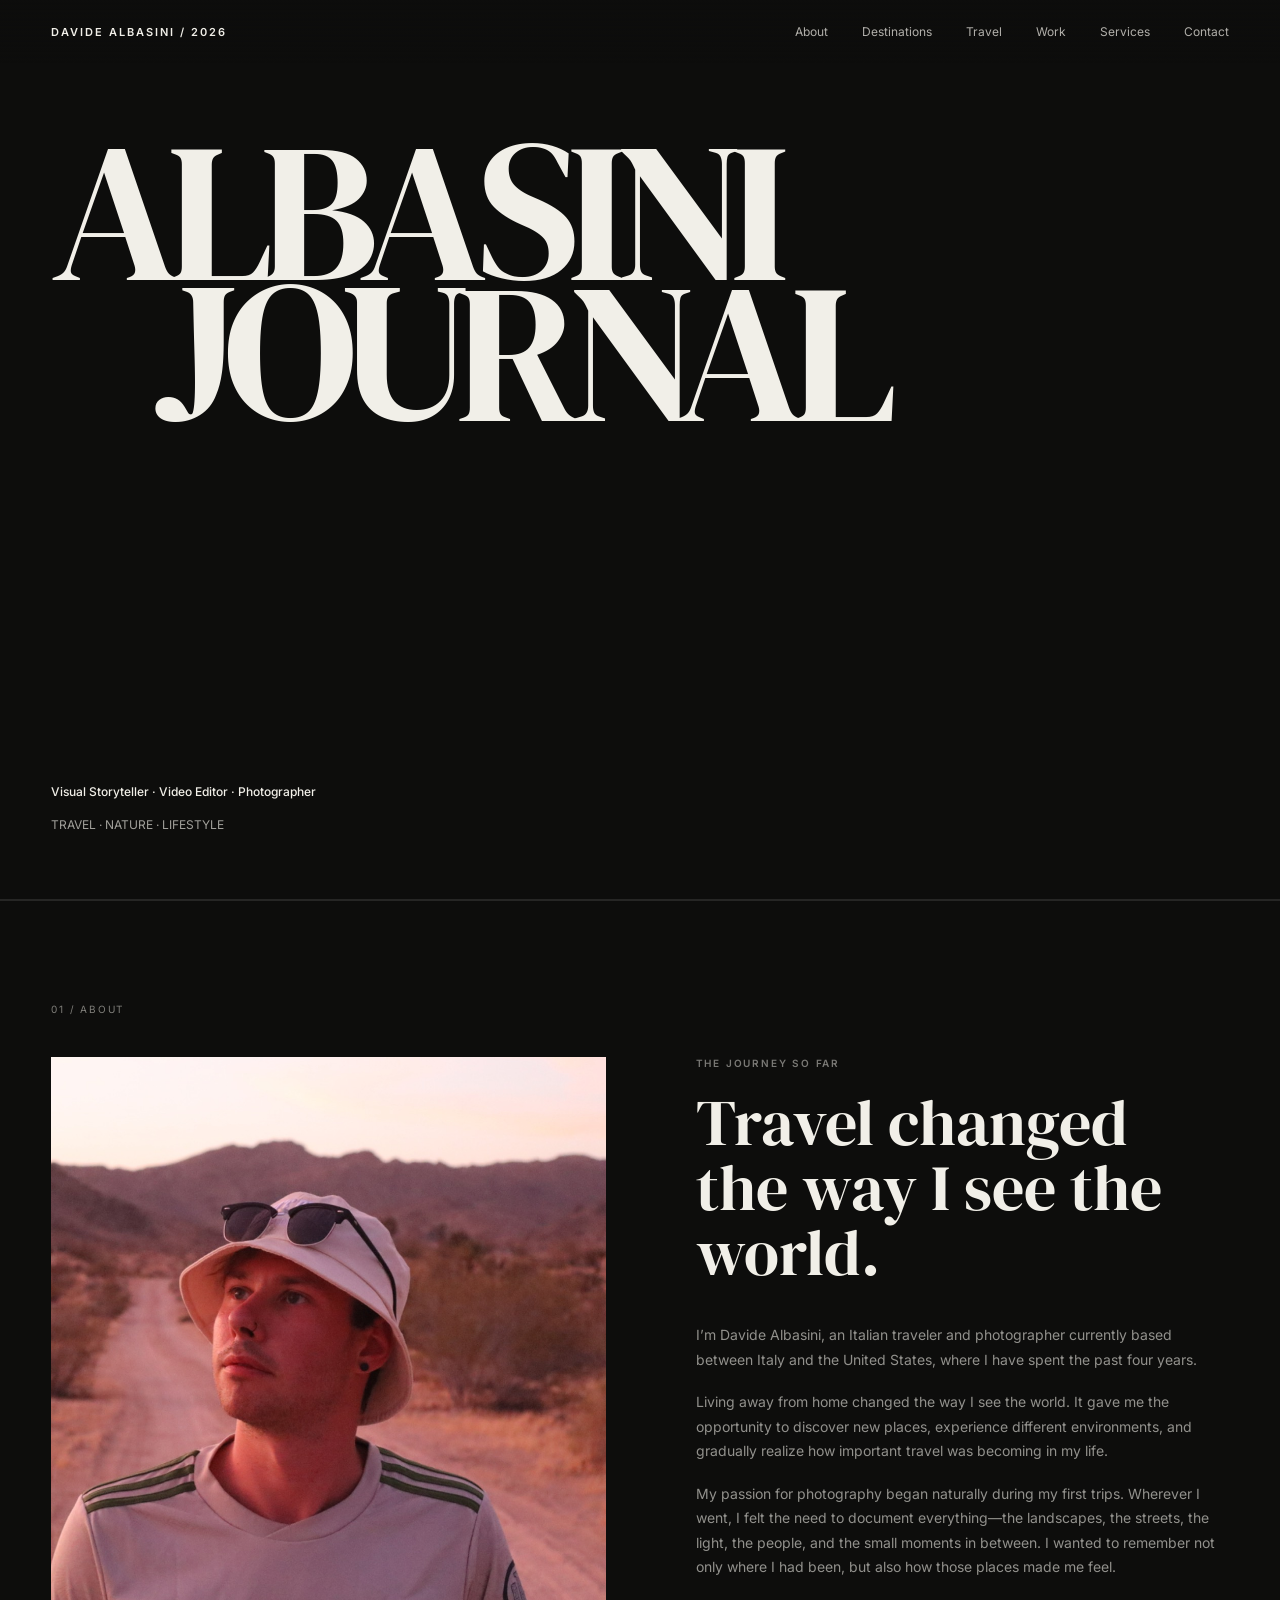
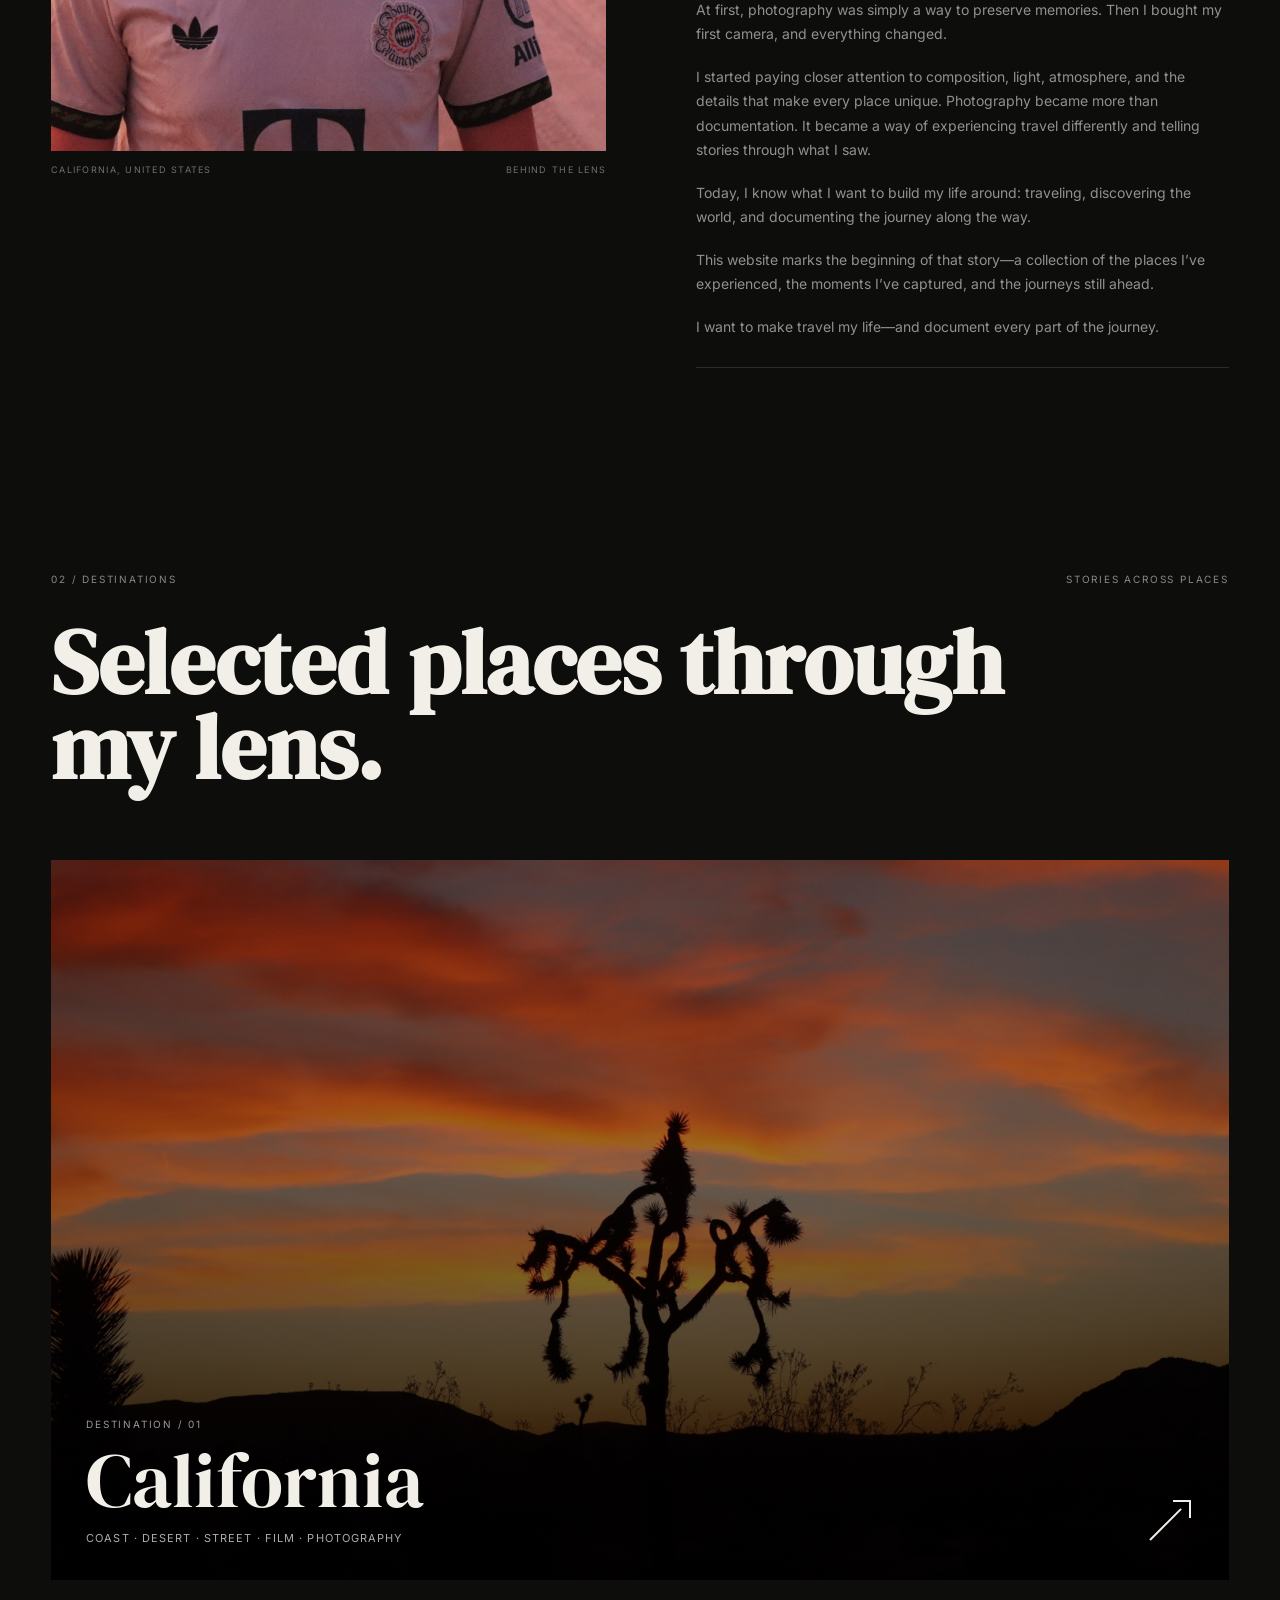
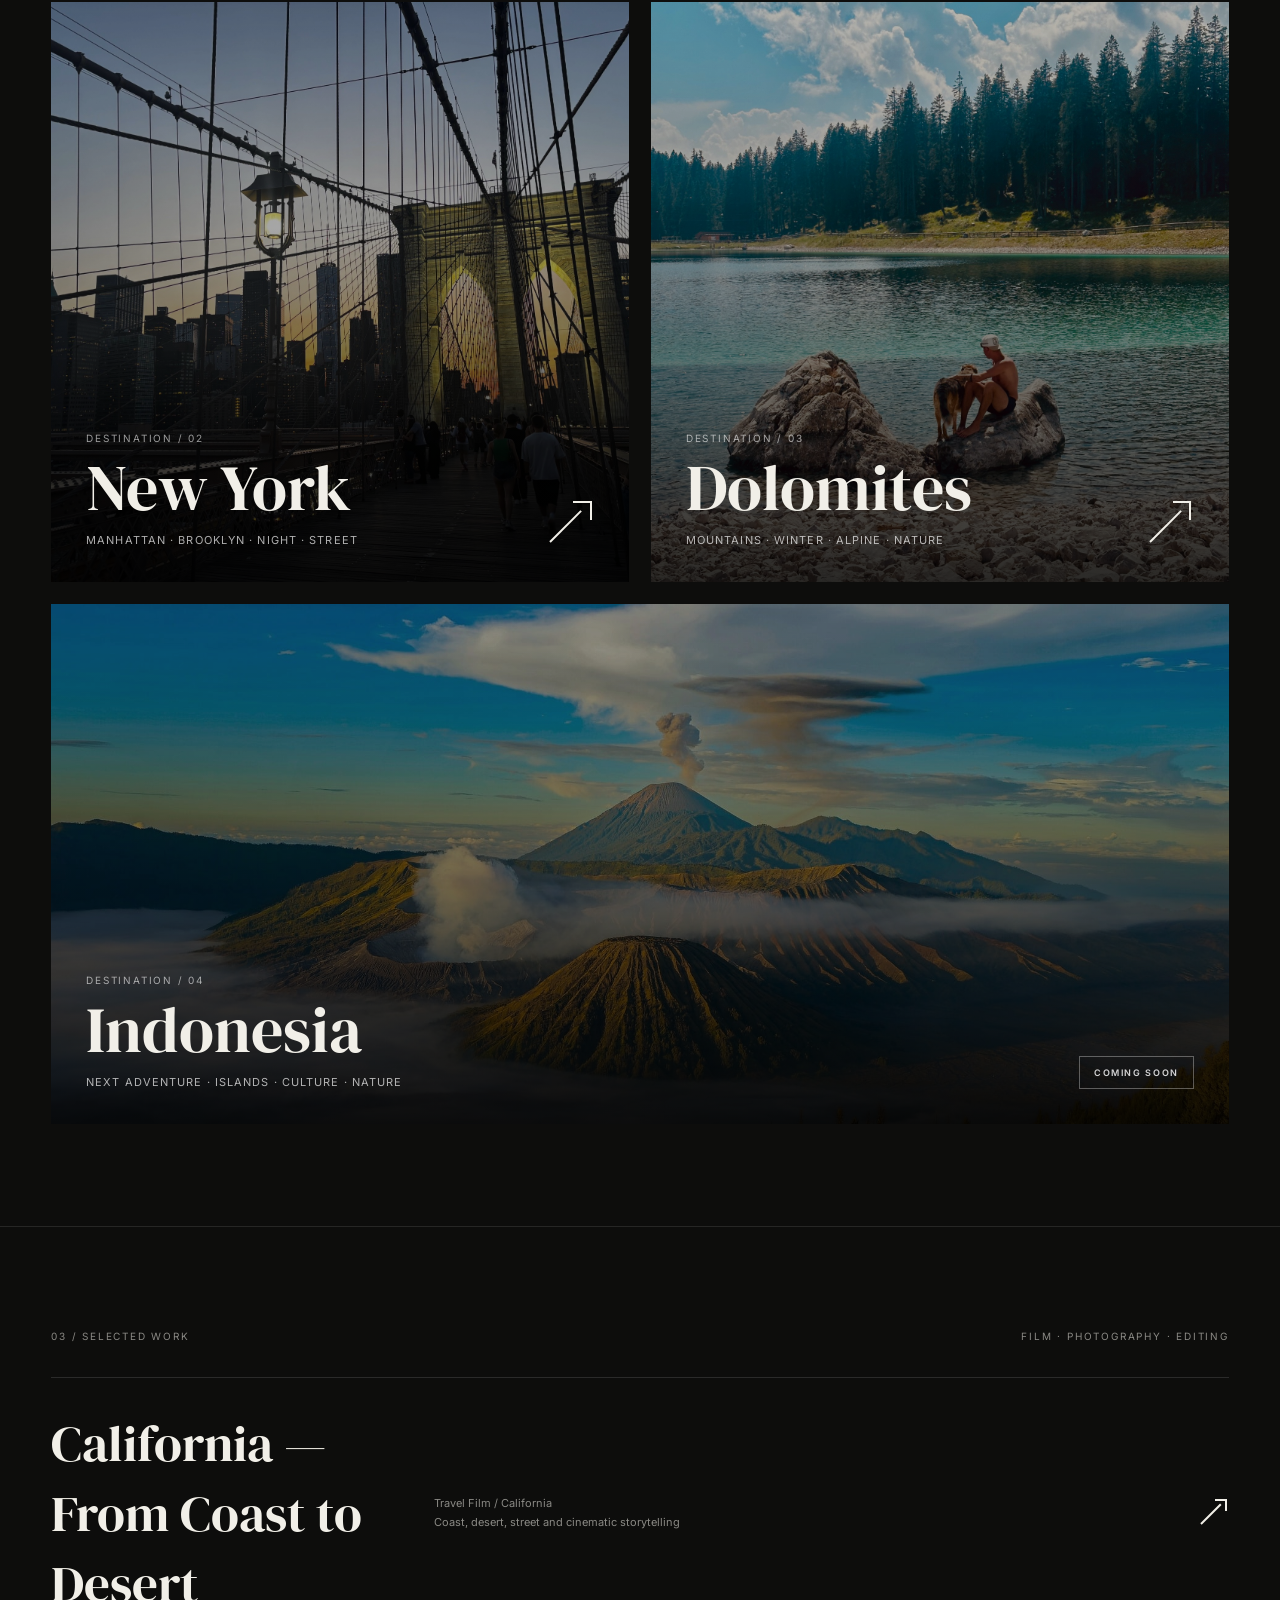
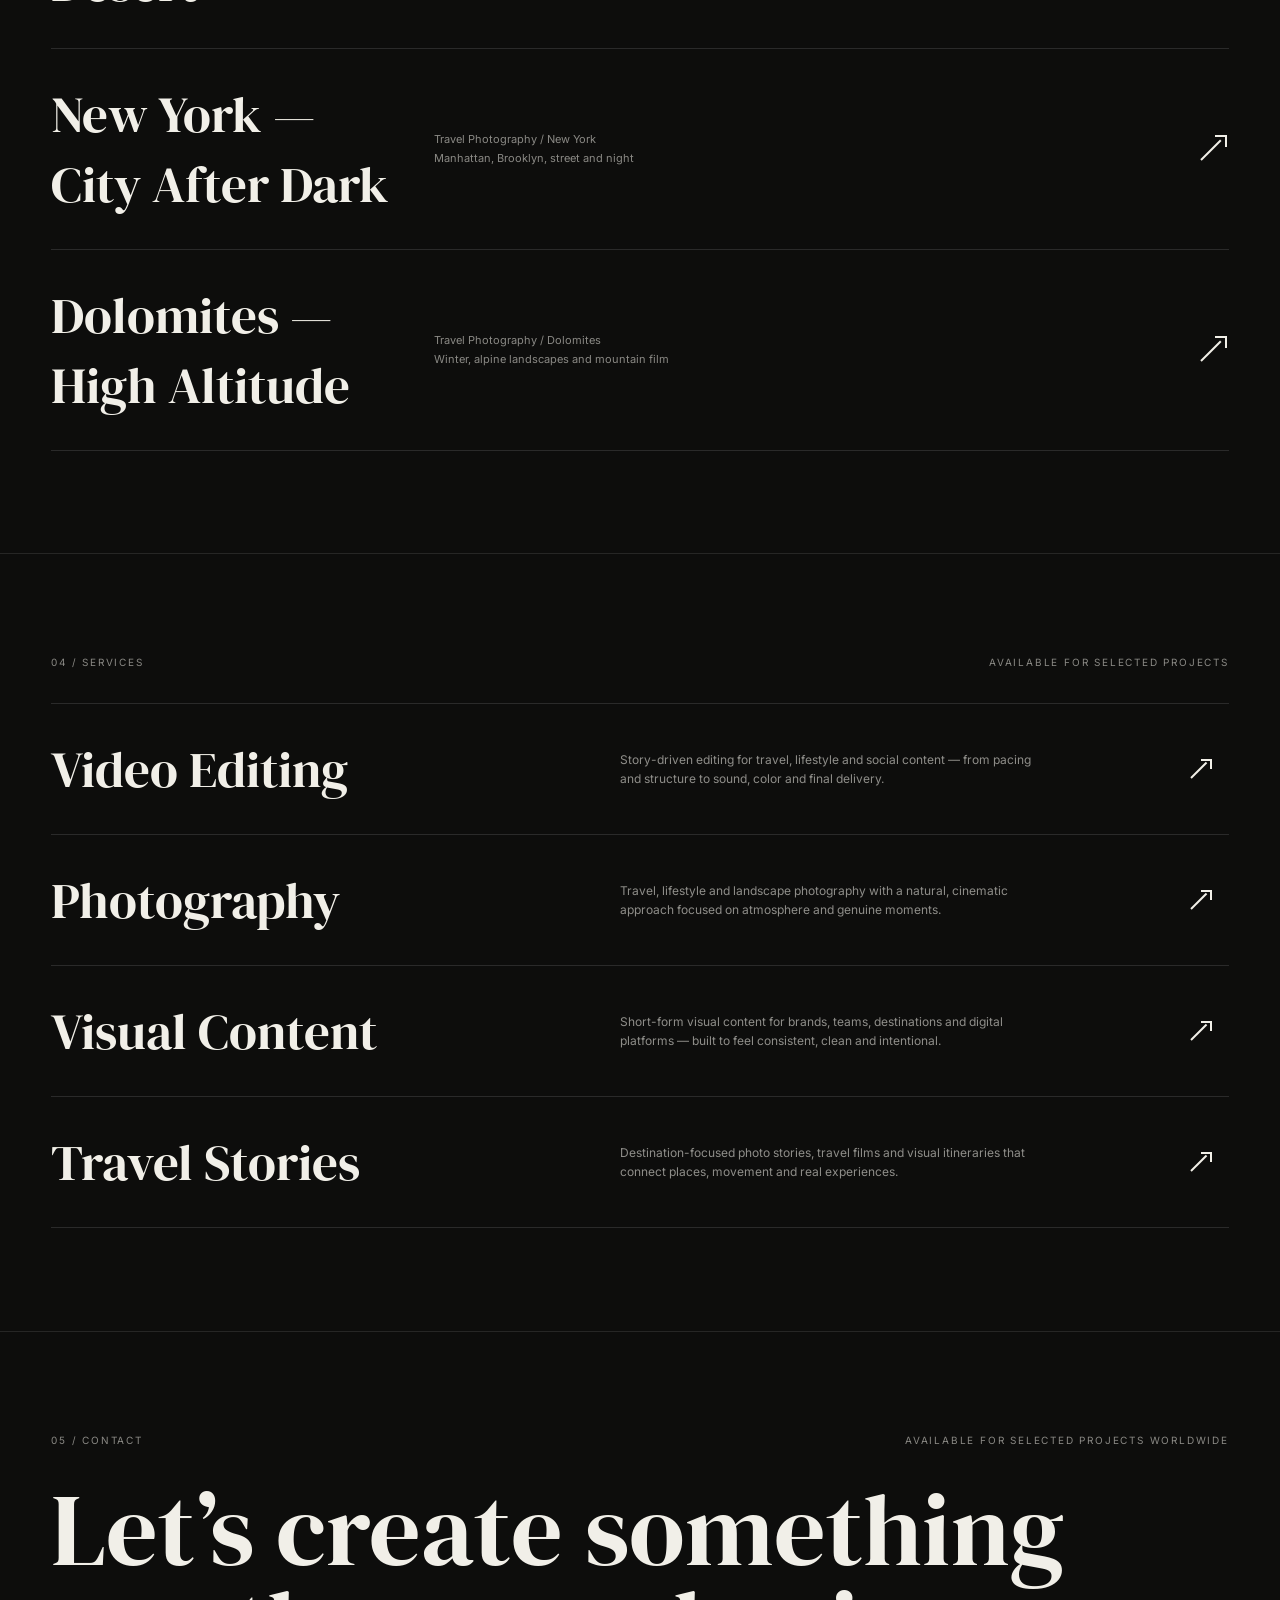
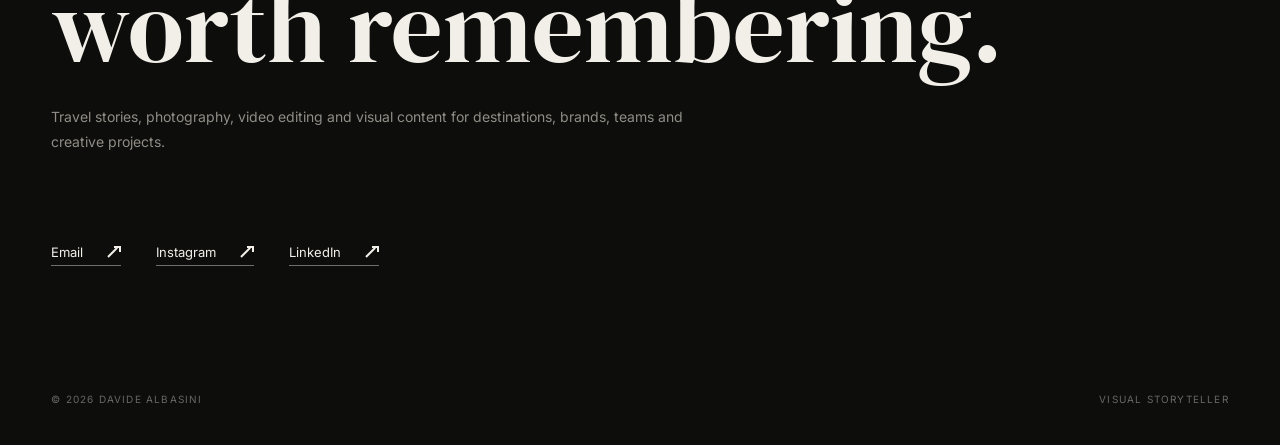
<file: index.html>
<!DOCTYPE html>

<html lang="en">
<head>
<meta charset="utf-8"/>
<meta content="width=device-width, initial-scale=1.0" name="viewport"/>
<title>ALBASINI JOURNAL — Visual Storyteller</title>
<meta content="ALBASINI JOURNAL — Visual storytelling through travel, photography, film and movement." name="description"/>
<link href="https://dade1309.github.io/albasini-portfolio/" rel="canonical"/>
<meta content="website" property="og:type"/>
<meta content="https://dade1309.github.io/albasini-portfolio/" property="og:url"/>
<meta content="Davide Albasini — Travel Photography &amp; Visual Storytelling" property="og:title"/>
<meta content="A visual travel journal documenting places, people and moments across California, New York, the Dolomites and the journeys still ahead." property="og:description"/>
<meta content="https://dade1309.github.io/albasini-portfolio/social-preview.jpg" property="og:image"/>
<meta content="2048" property="og:image:width"/>
<meta content="1365" property="og:image:height"/>
<meta content="Davide Albasini in the California desert at sunset" property="og:image:alt"/>
<meta content="ALBASINI JOURNAL" property="og:site_name"/>
<meta content="summary_large_image" name="twitter:card"/>
<meta content="Davide Albasini — Travel Photography &amp; Visual Storytelling" name="twitter:title"/>
<meta content="A visual travel journal documenting places, people and moments across California, New York, the Dolomites and the journeys still ahead." name="twitter:description"/>
<meta content="https://dade1309.github.io/albasini-portfolio/social-preview.jpg" name="twitter:image"/>
<meta content="Davide Albasini in the California desert at sunset" name="twitter:image:alt"/>
<link href="https://fonts.googleapis.com" rel="preconnect"/>
<link crossorigin="" href="https://fonts.gstatic.com" rel="preconnect"/>
<link href="https://fonts.googleapis.com/css2?family=Inter:wght@400;500;600&amp;family=DM+Serif+Display&amp;display=swap" rel="stylesheet"/>
<style>

    /* =========================
       BASE
    ========================== */

    :root {
      --page-gutter: clamp(20px, 4vw, 68px);
      --section-space: clamp(88px, 8vw, 128px);
      --media-gap: clamp(20px, 1.7vw, 26px);
    }

    * {
      box-sizing: border-box;
      margin: 0;
      padding: 0;
    }

    html {
      scroll-behavior: smooth;
      -webkit-text-size-adjust: 100%;
    }

    body {
      background: #0d0d0c;
      color: #f1efe8;
      font-family: "Inter", sans-serif;
      overflow-x: hidden;
    }

    a {
      color: inherit;
      text-decoration: none;
    }

    img,
    video {
      display: block;
      width: 100%;
    }

    ::selection {
      background: #f1efe8;
      color: #0d0d0c;
    }


    /* =========================
       HEADER
    ========================== */

    header {
      position: fixed;
      top: 0;
      left: 0;
      width: 100%;
      z-index: 1000;

      display: flex;
      align-items: center;
      justify-content: space-between;

      padding: 24px var(--page-gutter);

      background: linear-gradient(
        to bottom,
        rgba(13,13,12,0.92),
        rgba(13,13,12,0)
      );
    }

    .brand {
      font-size: 11px;
      font-weight: 600;
      letter-spacing: 0.18em;
      text-transform: uppercase;
    }

    nav {
      display: flex;
      gap: 34px;
    }

    nav a {
      font-size: 12px;
      color: rgba(241,239,232,0.72);
      transition: 0.3s ease;
    }

    nav a:hover {
      color: #fff;
    }


    /* =========================
       HERO
    ========================== */

    .hero {
      min-height: 100vh;
      min-height: 100svh;

      display: flex;
      flex-direction: column;
      justify-content: space-between;

      padding:
        140px
        var(--page-gutter)
        64px;

      border-bottom: 1px solid rgba(255,255,255,0.10);
    }

    .hero-title {
      font-family: "DM Serif Display", serif;
      font-size: clamp(88px, 15.5vw, 260px);
      font-weight: 400;
      line-height: 0.71;
      letter-spacing: -0.06em;

      max-width: 100%;
    }

    .hero-title span {
      display: block;
      width: fit-content;
    }

    .hero-title span:last-child {
      margin-left: clamp(28px, 8vw, 130px);
    }

    .hero-bottom {
      display: grid;
      grid-template-columns: 1fr;
      gap: 40px;

      align-items: end;
    }

    .hero-role {
      font-size: 12px;
      line-height: 1.7;
      color: rgba(241,239,232,0.65);
    }

    .hero-role strong {
      display: block;
      color: #f1efe8;
      font-weight: 500;
      margin-bottom: 12px;
    }

    /* =========================
       SECTIONS
    ========================== */

    section {
      padding: var(--section-space) var(--page-gutter);
    }

    section[id] {
      scroll-margin-top: 82px;
    }

    .section-top {
      display: flex;
      justify-content: space-between;
      align-items: center;

      margin-bottom: 35px;

      font-size: 10px;
      letter-spacing: 0.18em;
      text-transform: uppercase;
      color: rgba(241,239,232,0.55);
    }


    /* =========================
       DESTINATIONS
    ========================== */

    #destinations {
      padding-top: var(--section-space);
    }

    .destinations-title {
      font-family: "DM Serif Display", serif;
      font-size: clamp(45px, 7vw, 110px);
      line-height: 0.95;

      max-width: 1000px;
      margin-bottom: 70px;
    }

    .destination-grid {
      display: grid;
      grid-template-columns: repeat(2, 1fr);
      gap: var(--media-gap);
    }

    .destination-card {
      position: relative;

      min-height: 580px;

      overflow: hidden;

      background: #1b1b19;

      cursor: pointer;
    }

    .destination-card.large {
      grid-column: 1 / -1;
      min-height: 720px;
    }

    .destination-card video,
    .destination-card img,
    .destination-background {
      position: absolute;
      inset: 0;

      width: 100%;
      height: 100%;

      object-fit: cover;

      transition:
        transform 1.2s cubic-bezier(.2,.8,.2,1),
        filter 0.8s ease;
    }

    .destination-card:hover video,
    .destination-card:hover img,
    .destination-card:hover .destination-background {
      transform: scale(1.035);
    }

    .destination-overlay {
      position: absolute;
      inset: 0;

      background: linear-gradient(
        to top,
        rgba(0,0,0,0.78) 0%,
        rgba(0,0,0,0.15) 60%,
        rgba(0,0,0,0.05) 100%
      );
    }

    .destination-content {
      position: absolute;

      left: 35px;
      right: 35px;
      bottom: 35px;

      display: flex;
      justify-content: space-between;
      align-items: end;

      z-index: 3;
    }

    .destination-number {
      font-size: 10px;
      letter-spacing: 0.18em;
      text-transform: uppercase;

      margin-bottom: 14px;

      color: rgba(255,255,255,0.6);
    }

    .destination-name {
      font-family: "DM Serif Display", serif;
      font-size: clamp(45px, 6vw, 90px);
      font-weight: 400;
      line-height: 0.95;
    }

    .destination-card:not(.large) .destination-name {
      font-size: clamp(38px, 5vw, 68px);
    }

    .destination-description {
      margin-top: 14px;

      font-size: 11px;
      letter-spacing: 0.10em;
      text-transform: uppercase;

      color: rgba(255,255,255,0.68);
    }

    .destination-arrow,
    .work-arrow,
    .service-arrow,
    .link-arrow {
      position: relative;
      display: inline-block;
      line-height: 0;
      font-size: 0;
      color: #f1efe8;
    }

    .destination-arrow {
      width: 48px;
      height: 48px;
      flex: 0 0 48px;
      transition: transform 0.3s ease;
    }

    .destination-arrow::before,
    .work-arrow::before,
    .service-arrow::before,
    .link-arrow::before {
      content: "";
      position: absolute;
      left: 8%;
      bottom: 8%;
      width: 92%;
      height: 2px;
      background: currentColor;
      transform: rotate(-45deg);
      transform-origin: left center;
    }

    .destination-arrow::after,
    .work-arrow::after,
    .service-arrow::after,
    .link-arrow::after {
      content: "";
      position: absolute;
      top: 5%;
      right: 5%;
      width: 34%;
      height: 34%;
      border-top: 2px solid currentColor;
      border-right: 2px solid currentColor;
    }

    .destination-card:hover .destination-arrow {
      transform: translate(8px, -8px);
    }


    /* CALIFORNIA */

    .california img {
      filter: brightness(0.72);
    }


    /* INDONESIA — COMING SOON */

    .destination-card.coming-soon {
      grid-column: 1 / -1;
      min-height: 520px;

      cursor: default;

      background: #1b1b19;
    }

    .destination-card.coming-soon img {
      object-position: center 48%;
      filter: brightness(0.64) saturate(0.92);
    }

    .destination-status {
      padding: 10px 14px;

      border: 1px solid rgba(255,255,255,0.32);

      color: rgba(255,255,255,0.82);
      font-size: 9px;
      font-weight: 600;
      letter-spacing: 0.18em;
      text-transform: uppercase;
    }


    /* MIAMI */

    .miami-bg {
      background:
        linear-gradient(
          to top,
          rgba(0,0,0,0.58),
          rgba(0,0,0,0.08)
        ),
        url("images/miami.jpg");
      background-size: cover;
      background-position: center 54%;
    }


    /* TRAVEL */

    .travel-bg {
      background:
        linear-gradient(
          to top,
          rgba(0,0,0,0.62),
          rgba(0,0,0,0.10)
        ),
        url("images/travel.jpg");
      background-size: cover;
      background-position: center center;
    }


    /* =========================
       SELECTED WORK
    ========================== */

    .work {
      border-top: 1px solid rgba(255,255,255,0.10);
    }

    .work-feature {
      border-top: 1px solid rgba(255,255,255,0.12);

      padding: 30px 0;

      display: grid;
      grid-template-columns: 1fr 2fr 60px;
      gap: 30px;
      align-items: center;
    }

    .work-feature:last-child {
      border-bottom: 1px solid rgba(255,255,255,0.12);
    }

    .work-name {
      font-family: "DM Serif Display", serif;
      font-size: clamp(30px, 4vw, 55px);
    }

    .work-info {
      font-size: 11px;
      color: rgba(241,239,232,0.55);
      line-height: 1.7;
    }

    .work-arrow {
      width: 30px;
      height: 30px;
      justify-self: end;
    }

    .service-arrow {
      width: 24px;
      height: 24px;
    }

    .link-arrow {
      width: 14px;
      height: 14px;
      flex: 0 0 14px;
    }


    /* =========================
       SERVICES
    ========================== */

    .services {
      border-top: 1px solid rgba(255,255,255,0.1);
    }

    .service-row {
      display: grid;
      grid-template-columns: 1fr 1fr 40px;
      gap: 25px;

      align-items: center;

      padding: 30px 0;

      border-top: 1px solid rgba(255,255,255,0.12);
    }

    .service-row:last-child {
      border-bottom: 1px solid rgba(255,255,255,0.12);
    }

    .service-title {
      font-family: "DM Serif Display", serif;
      font-size: clamp(31px, 4vw, 52px);
    }

    .service-text {
      font-size: 12px;
      line-height: 1.65;
      color: rgba(241,239,232,0.57);

      max-width: 430px;
    }


    /* =========================
       ABOUT
    ========================== */

    .about {
      border-top: 1px solid rgba(255,255,255,0.10);
      min-height: auto;
    }

    .about-label {
      font-size: 10px;
      letter-spacing: 0.18em;
      text-transform: uppercase;
      color: rgba(241,239,232,0.5);

      margin-bottom: 42px;
    }

    .about-layout {
      display: grid;
      grid-template-columns: minmax(0, 1.02fr) minmax(0, 0.98fr);
      gap: clamp(48px, 7vw, 110px);
      align-items: start;
    }

    .about-portrait {
      margin: 0;
    }

    .about-portrait img {
      aspect-ratio: 4 / 5;
      object-fit: cover;
      object-position: 61% center;
    }

    .about-caption {
      display: flex;
      justify-content: space-between;
      gap: 20px;

      margin-top: 13px;

      color: rgba(241,239,232,0.44);
      font-size: 9px;
      letter-spacing: 0.14em;
      text-transform: uppercase;
    }

    .about-kicker {
      margin-bottom: 22px;

      color: rgba(241,239,232,0.48);
      font-size: 10px;
      font-weight: 600;
      letter-spacing: 0.18em;
      text-transform: uppercase;
    }

    .about-title {
      font-family: "DM Serif Display", serif;
      font-size: clamp(42px, 5vw, 72px);
      line-height: 1.01;

      max-width: 760px;
    }

    .about-body {
      max-width: 680px;
      margin-top: 38px;
    }

    .about-body p {
      color: rgba(241,239,232,0.58);
      font-size: 14px;
      line-height: 1.75;
    }

    .about-body p + p {
      margin-top: 18px;
    }

    .about-body .about-signature {
      margin-top: 18px;
      padding-bottom: 28px;

      border-bottom: 1px solid rgba(255,255,255,0.13);

      color: rgba(241,239,232,0.58);
      font-family: inherit;
      font-size: 14px;
      line-height: 1.75;
    }


    /* =========================
       CONTACT
    ========================== */

    .contact {
      min-height: 70vh;

      border-top: 1px solid rgba(255,255,255,0.10);

      display: flex;
      flex-direction: column;
      justify-content: space-between;
    }

    .contact-title {
      max-width: 1100px;

      font-family: "DM Serif Display", serif;
      font-size: clamp(55px, 8vw, 120px);
      line-height: 0.95;
    }

    .contact-bottom {
      margin-top: 90px;

      display: flex;
      gap: 35px;

      font-size: 13px;
    }

    .contact-bottom a {
      border-bottom: 1px solid rgba(255,255,255,0.4);
      padding-bottom: 5px;
    }


    /* =========================
       FOOTER
    ========================== */

    footer {
      padding: 25px var(--page-gutter) 40px;

      display: flex;
      justify-content: space-between;

      font-size: 10px;
      letter-spacing: 0.12em;
      text-transform: uppercase;

      color: rgba(241,239,232,0.4);
    }


    /* =========================
       RESPONSIVE
    ========================== */

    
.contact-copy {
  max-width: 650px;
  margin-top: 28px;
  color: #8f8d86;
  font-size: 14px;
  line-height: 1.8;
}

.contact-bottom a {
  display: flex;
  align-items: center;
  justify-content: space-between;
  gap: 24px;
}

@media (max-width: 850px) {

      :root {
        --page-gutter: 20px;
        --section-space: 74px;
        --media-gap: 20px;
      }

      header {
        align-items: flex-start;
        flex-direction: column;
        gap: 15px;

        padding:
          max(18px, env(safe-area-inset-top))
          max(var(--page-gutter), env(safe-area-inset-right))
          18px
          max(var(--page-gutter), env(safe-area-inset-left));

        background: linear-gradient(
          to bottom,
          rgba(13,13,12,0.97),
          rgba(13,13,12,0.84) 72%,
          rgba(13,13,12,0)
        );
      }

      nav {
        width: 100%;
        justify-content: space-between;
        gap: 12px;
      }

      nav a {
        font-size: 10px;
      }

      nav a:nth-child(4),
      nav a:nth-child(5) {
        display: none;
      }

      .hero {
        padding:
          136px
          var(--page-gutter)
          48px;

        min-height: auto;
        justify-content: flex-start;
      }

      .hero-title {
        font-size: clamp(64px, 21.5vw, 126px);
        line-height: 0.76;
        letter-spacing: -0.055em;
      }

      .hero-title span:last-child {
        margin-left: 0;
      }

      .hero-bottom {
        grid-template-columns: 1fr;
        margin-top: 28px;
      }

      #about {
        padding-top: 48px;
        padding-bottom: 28px;
      }

      #destinations {
        padding-top: 28px;
      }

      section {
        padding: var(--section-space) var(--page-gutter);
      }

      section[id] {
        scroll-margin-top: 102px;
      }

      .section-top {
        align-items: flex-start;
        gap: 16px;
        margin-bottom: 30px;
      }

      .section-top span:last-child {
        text-align: right;
      }

      .destinations-title {
        margin-bottom: 44px;
        font-size: clamp(43px, 13vw, 64px);
      }

      .destination-grid {
        grid-template-columns: 1fr;
      }

      .destination-card.large {
        grid-column: auto;
      }

      .destination-card,
      .destination-card.large,
      .destination-card.coming-soon {
        min-height: 0;
        aspect-ratio: 4 / 5;
      }

      .destination-content {
        left: 20px;
        right: 20px;
        bottom: 22px;

        display: grid;
        grid-template-columns: minmax(0, 1fr) auto;
        gap: 16px;
      }

      .destination-name,
      .destination-card:not(.large) .destination-name {
        font-size: clamp(39px, 12vw, 58px);
      }

      .destination-description {
        max-width: 250px;
        font-size: 9px;
        line-height: 1.5;
      }

      .destination-arrow {
        width: 38px;
        height: 38px;
        flex-basis: 38px;
      }

      .destination-status {
        align-self: end;
        padding: 9px 10px;
        font-size: 8px;
      }

      .work-feature {
        grid-template-columns: 1fr 35px;
        gap: 20px;
        padding: 26px 0;
      }

      .work-info {
        display: none;
      }

      .service-row {
        grid-template-columns: minmax(0, 1fr) 28px;
        gap: 18px;
        padding: 26px 0;
      }

      .service-text {
        grid-column: 1 / -1;
      }

      .service-arrow {
        grid-column: 2;
        grid-row: 1;
        justify-self: end;
      }

      .about-layout {
        grid-template-columns: 1fr;
        gap: 28px;
      }

      .about-portrait {
        width: clamp(132px, 40vw, 168px);
      }

      .about-portrait img {
        aspect-ratio: 4 / 3;
        object-position: 58% center;
      }

      .about-caption {
        display: none;
      }

      .about-title {
        font-size: clamp(41px, 12vw, 58px);
      }

      .about-body {
        margin-top: 30px;
      }

      .about-body p {
        font-size: 13px;
        line-height: 1.72;
      }

      .about-body .about-signature {
        padding-bottom: 22px;
        font-size: 13px;
        line-height: 1.72;
      }

      .contact {
        min-height: auto;
      }

      .contact-title {
        font-size: clamp(44px, 13vw, 62px);
      }

      .contact-bottom {
        margin-top: 58px;
        flex-direction: column;
        gap: 18px;
      }

      footer {
        padding:
          20px
          max(var(--page-gutter), env(safe-area-inset-right))
          max(32px, env(safe-area-inset-bottom))
          max(var(--page-gutter), env(safe-area-inset-left));
        flex-direction: column;
        gap: 10px;
      }
    }

    @media (max-width: 390px) {
      .brand {
        font-size: 10px;
      }

      nav {
        gap: 9px;
      }

      nav a {
        font-size: 9px;
      }

      .hero-title {
        font-size: clamp(59px, 20.5vw, 80px);
      }
    }

    @media (hover: none) {
      .destination-card:hover video,
      .destination-card:hover img,
      .destination-card:hover .destination-background {
        transform: none;
      }
    }

  </style>
</head>
<body>
<!-- ======================================
     HEADER
======================================= -->
<header>
<a class="brand" href="#top">
    DAVIDE ALBASINI / 2026
  </a>
<nav>
<a href="#about">About</a>
<a href="#destinations">Destinations</a>
<a href="travel.html">Travel</a>
<a href="#work">Work</a>
<a href="#services">Services</a>
<a href="#contact">Contact</a>
</nav>
</header>
<!-- ======================================
     HERO
======================================= -->
<main>
<section class="hero" id="top">
<div class="hero-title">
<span>ALBASINI</span>
<span>JOURNAL</span>
    </div>
<div class="hero-bottom">
<div class="hero-role">
<strong>
          Visual Storyteller · Video Editor · Photographer
        </strong>

        TRAVEL · NATURE · LIFESTYLE

      </div>
</div>
</section>
<!-- ======================================
     ABOUT
======================================= -->
<section class="about" id="about">
<div class="about-label">
    01 / About
  </div>
<div class="about-layout">
<figure class="about-portrait">
<img alt="Davide Albasini traveling through the California desert" src="images/about-portrait.jpg"/>
<figcaption class="about-caption">
<span>California, United States</span>
<span>Behind the lens</span>
</figcaption>
</figure>
<div class="about-copy">
<div class="about-kicker">The journey so far</div>
<div class="about-title">
      Travel changed the way
      I see the world.
    </div>
<div class="about-body">
<p>
      I’m Davide Albasini, an Italian traveler and photographer currently based
      between Italy and the United States, where I have spent the past four years.
    </p>
<p>
      Living away from home changed the way I see the world. It gave me the opportunity
      to discover new places, experience different environments, and gradually realize
      how important travel was becoming in my life.
    </p>
<p>
      My passion for photography began naturally during my first trips. Wherever I went,
      I felt the need to document everything—the landscapes, the streets, the light,
      the people, and the small moments in between. I wanted to remember not only where
      I had been, but also how those places made me feel.
    </p>
<p>
      At first, photography was simply a way to preserve memories. Then I bought my
      first camera, and everything changed.
    </p>
<p>
      I started paying closer attention to composition, light, atmosphere, and the
      details that make every place unique. Photography became more than documentation.
      It became a way of experiencing travel differently and telling stories through
      what I saw.
    </p>
<p>
      Today, I know what I want to build my life around: traveling, discovering the world,
      and documenting the journey along the way.
    </p>
<p>
      This website marks the beginning of that story—a collection of the places I’ve
      experienced, the moments I’ve captured, and the journeys still ahead.
    </p>
<p class="about-signature">
      I want to make travel my life—and document every part of the journey.
    </p>
</div>
</div>
</div>
</section>
<!-- ======================================
     DESTINATIONS
======================================= -->
<section id="destinations">
<div class="section-top">
<span>02 / Destinations</span>
<span>Stories across places</span>
</div>
<h2 class="destinations-title">

    Selected places
    through my lens.

  </h2>

  <div class="destination-grid">

    <a class="destination-card large california" href="california.html">
<img alt="California — desert sunset" src="images/california.jpg" style="object-position:center center;"/>
<div class="destination-overlay"></div>
<div class="destination-content">
<div>
<div class="destination-number">
            Destination / 01
          </div>
<h3 class="destination-name">
            California
          </h3>
<div class="destination-description">
            Coast · Desert · Street · Film · Photography
          </div>
</div>
<div class="destination-arrow" aria-hidden="true"></div>
</div>
</a>

    <a class="destination-card" href="new-york.html">
      <img
        src="images/new-york.jpg"
        alt="New York — Brooklyn Bridge at sunset"
        style="object-position:center 54%; filter:brightness(.76);"
      >
      <div class="destination-overlay"></div>
      <div class="destination-content">
        <div>
          <div class="destination-number">Destination / 02</div>
          <h3 class="destination-name">New York</h3>
          <div class="destination-description">
            Manhattan · Brooklyn · Night · Street
          </div>
        </div>
        <div class="destination-arrow" aria-hidden="true"></div>
      </div>
    </a>

    <a class="destination-card" href="dolomites.html?v=20260922b">
      <img
        src="images/dolomites.jpg"
        alt="Dolomites — alpine lake with dog"
        style="object-position:center 66%; filter:brightness(.78);"
      >
      <div class="destination-overlay"></div>
      <div class="destination-content">
        <div>
          <div class="destination-number">Destination / 03</div>
          <h3 class="destination-name">Dolomites</h3>
          <div class="destination-description">
            Mountains · Winter · Alpine · Nature
          </div>
        </div>
        <div class="destination-arrow" aria-hidden="true"></div>
      </div>
    </a>

    <div class="destination-card coming-soon" aria-label="Indonesia — coming soon">
      <img
        src="images/indonesia.jpg"
        alt="Volcanic landscape in Indonesia"
      >
      <div class="destination-overlay"></div>
      <div class="destination-content">
        <div>
          <div class="destination-number">Destination / 04</div>
          <h3 class="destination-name">Indonesia</h3>
          <div class="destination-description">
            Next Adventure · Islands · Culture · Nature
          </div>
        </div>
        <div class="destination-status">Coming Soon</div>
      </div>
    </div>

  </div>

</section>


<!-- ======================================
     SELECTED WORK
======================================= -->
<section class="work" id="work">

  <div class="section-top">
    <span>03 / Selected Work</span>
    <span>Film · Photography · Editing</span>
  </div>

  <a href="california.html" class="work-feature">
    <div class="work-name">California — From Coast to Desert</div>
    <div class="work-info">
      Travel Film / California<br>
      Coast, desert, street and cinematic storytelling
    </div>
    <div class="work-arrow" aria-hidden="true"></div>
  </a>

  <a href="new-york.html" class="work-feature">
    <div class="work-name">New York — City After Dark</div>
    <div class="work-info">
      Travel Photography / New York<br>
      Manhattan, Brooklyn, street and night
    </div>
    <div class="work-arrow" aria-hidden="true"></div>
  </a>

  <a href="dolomites.html?v=20260922b" class="work-feature">
    <div class="work-name">Dolomites — High Altitude</div>
    <div class="work-info">
      Travel Photography / Dolomites<br>
      Winter, alpine landscapes and mountain film
    </div>
    <div class="work-arrow" aria-hidden="true"></div>
  </a>

</section>
<!-- ======================================
     SERVICES
======================================= -->
<section class="services" id="services">
<div class="section-top">
<span>04 / Services</span>
<span>Available for selected projects</span>
</div>
<div class="service-row">
<div class="service-title">
      Video Editing
    </div>
<div class="service-text">
      Story-driven editing for travel, lifestyle and social content —
      from pacing and structure to sound, color and final delivery.
    </div>
<div class="service-arrow" aria-hidden="true"></div>
</div>
<div class="service-row">
<div class="service-title">
      Photography
    </div>
<div class="service-text">
      Travel, lifestyle and landscape photography with a natural,
      cinematic approach focused on atmosphere and genuine moments.
    </div>
<div class="service-arrow" aria-hidden="true"></div>
</div>
<div class="service-row">
<div class="service-title">
      Visual Content
    </div>
<div class="service-text">
      Short-form visual content for brands, teams, destinations and digital
      platforms — built to feel consistent, clean and intentional.
    </div>
<div class="service-arrow" aria-hidden="true"></div>
</div>
<div class="service-row">
<div class="service-title">
      Travel Stories
    </div>
<div class="service-text">
      Destination-focused photo stories, travel films and visual itineraries
      that connect places, movement and real experiences.
    </div>
<div class="service-arrow" aria-hidden="true"></div>
</div>
</section>
<!-- ======================================
     CONTACT
======================================= -->
<section class="contact" id="contact">
<div>
<div class="section-top">
<span>05 / Contact</span>
<span>Available for selected projects worldwide</span>
</div>
<div class="contact-title">
      Let’s create something
      worth remembering.
    </div>
<p class="contact-copy">
      Travel stories, photography, video editing and visual content
      for destinations, brands, teams and creative projects.
    </p>
</div>
<div class="contact-bottom">
<a href="mailto:davidealbasinii@gmail.com">
<span>Email</span>
<span class="link-arrow" aria-hidden="true"></span>
</a>
<a href="https://www.instagram.com/davidealbasini/" rel="noopener noreferrer" target="_blank">
<span>Instagram</span>
<span class="link-arrow" aria-hidden="true"></span>
</a>
<a href="https://www.linkedin.com/in/davide-albasini-66074a2b7/" rel="noopener noreferrer" target="_blank">
<span>LinkedIn</span>
<span class="link-arrow" aria-hidden="true"></span>
</a>
</div>
</section>
</main>
<!-- ======================================
     FOOTER
======================================= -->
<footer>
<span>
    © 2026 Davide Albasini
  </span>
<span>
    Visual Storyteller
  </span>
</footer>
</body>
</html>
</file>
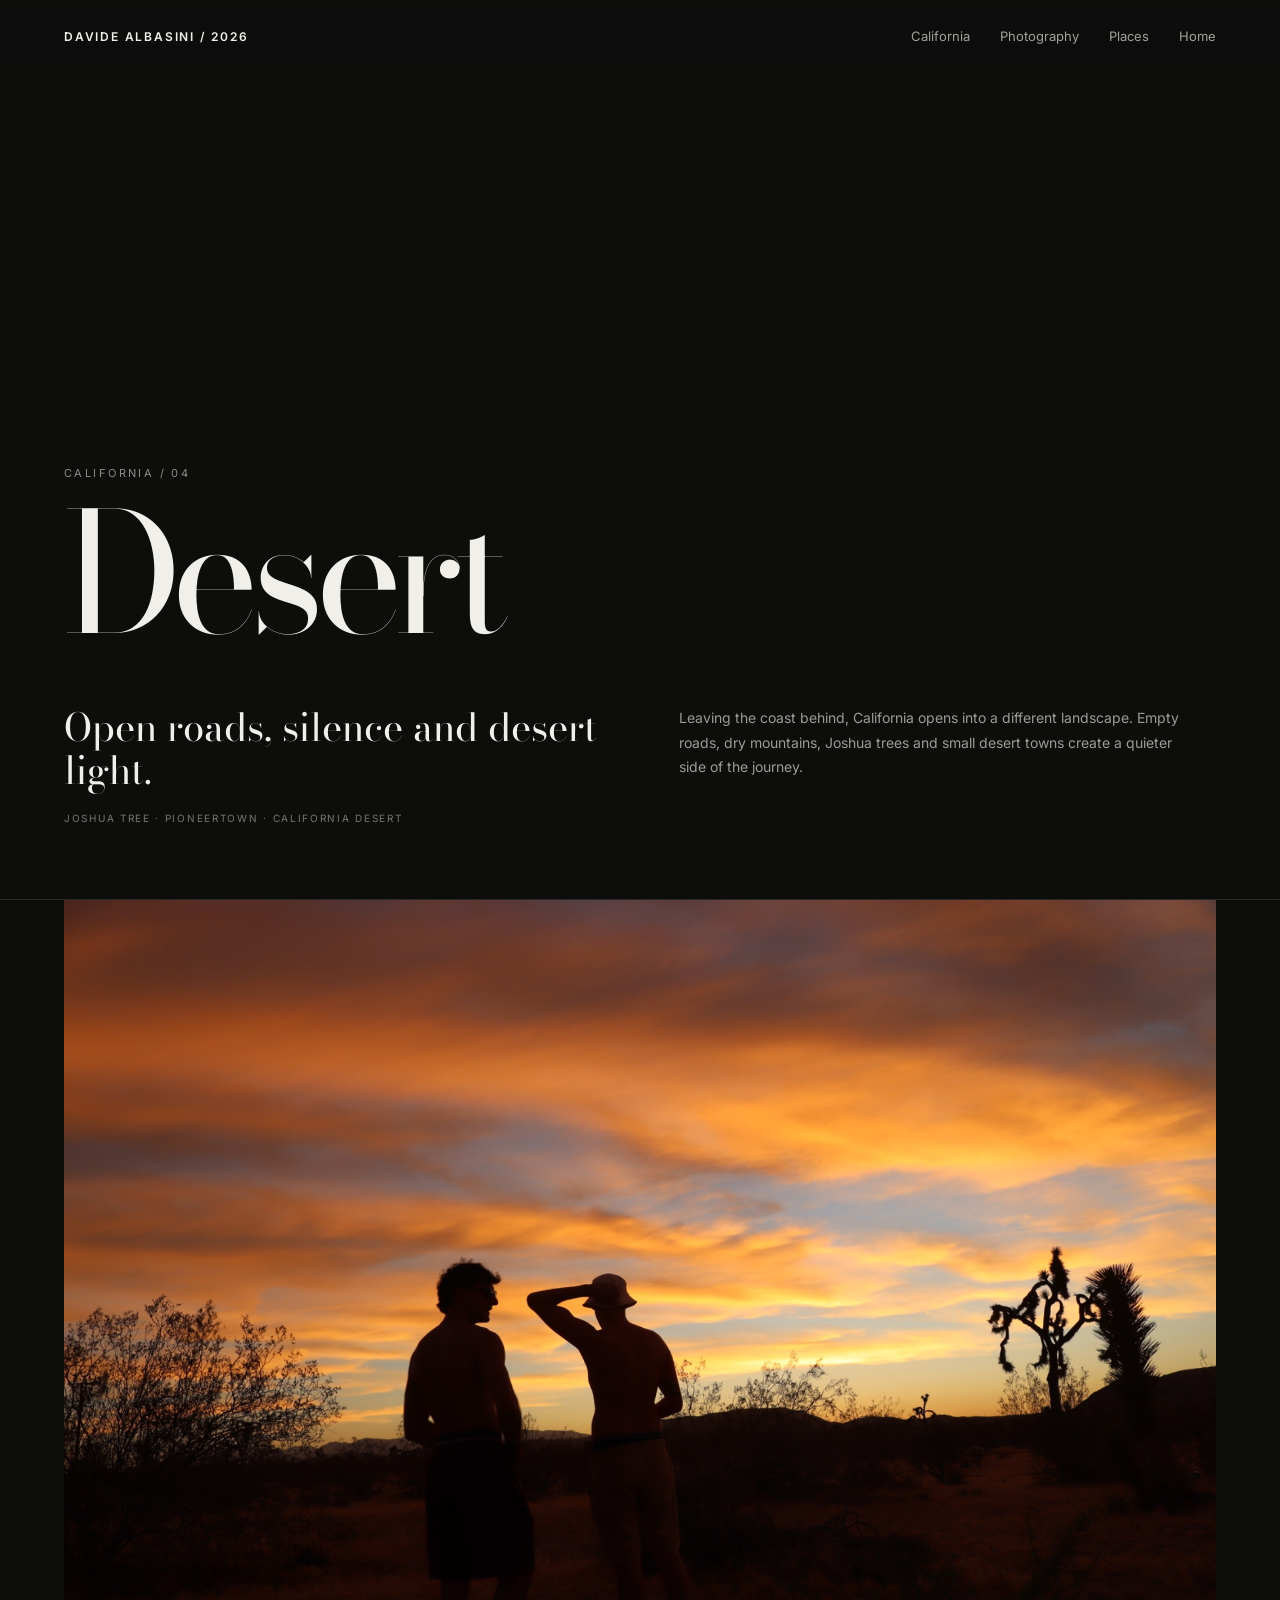
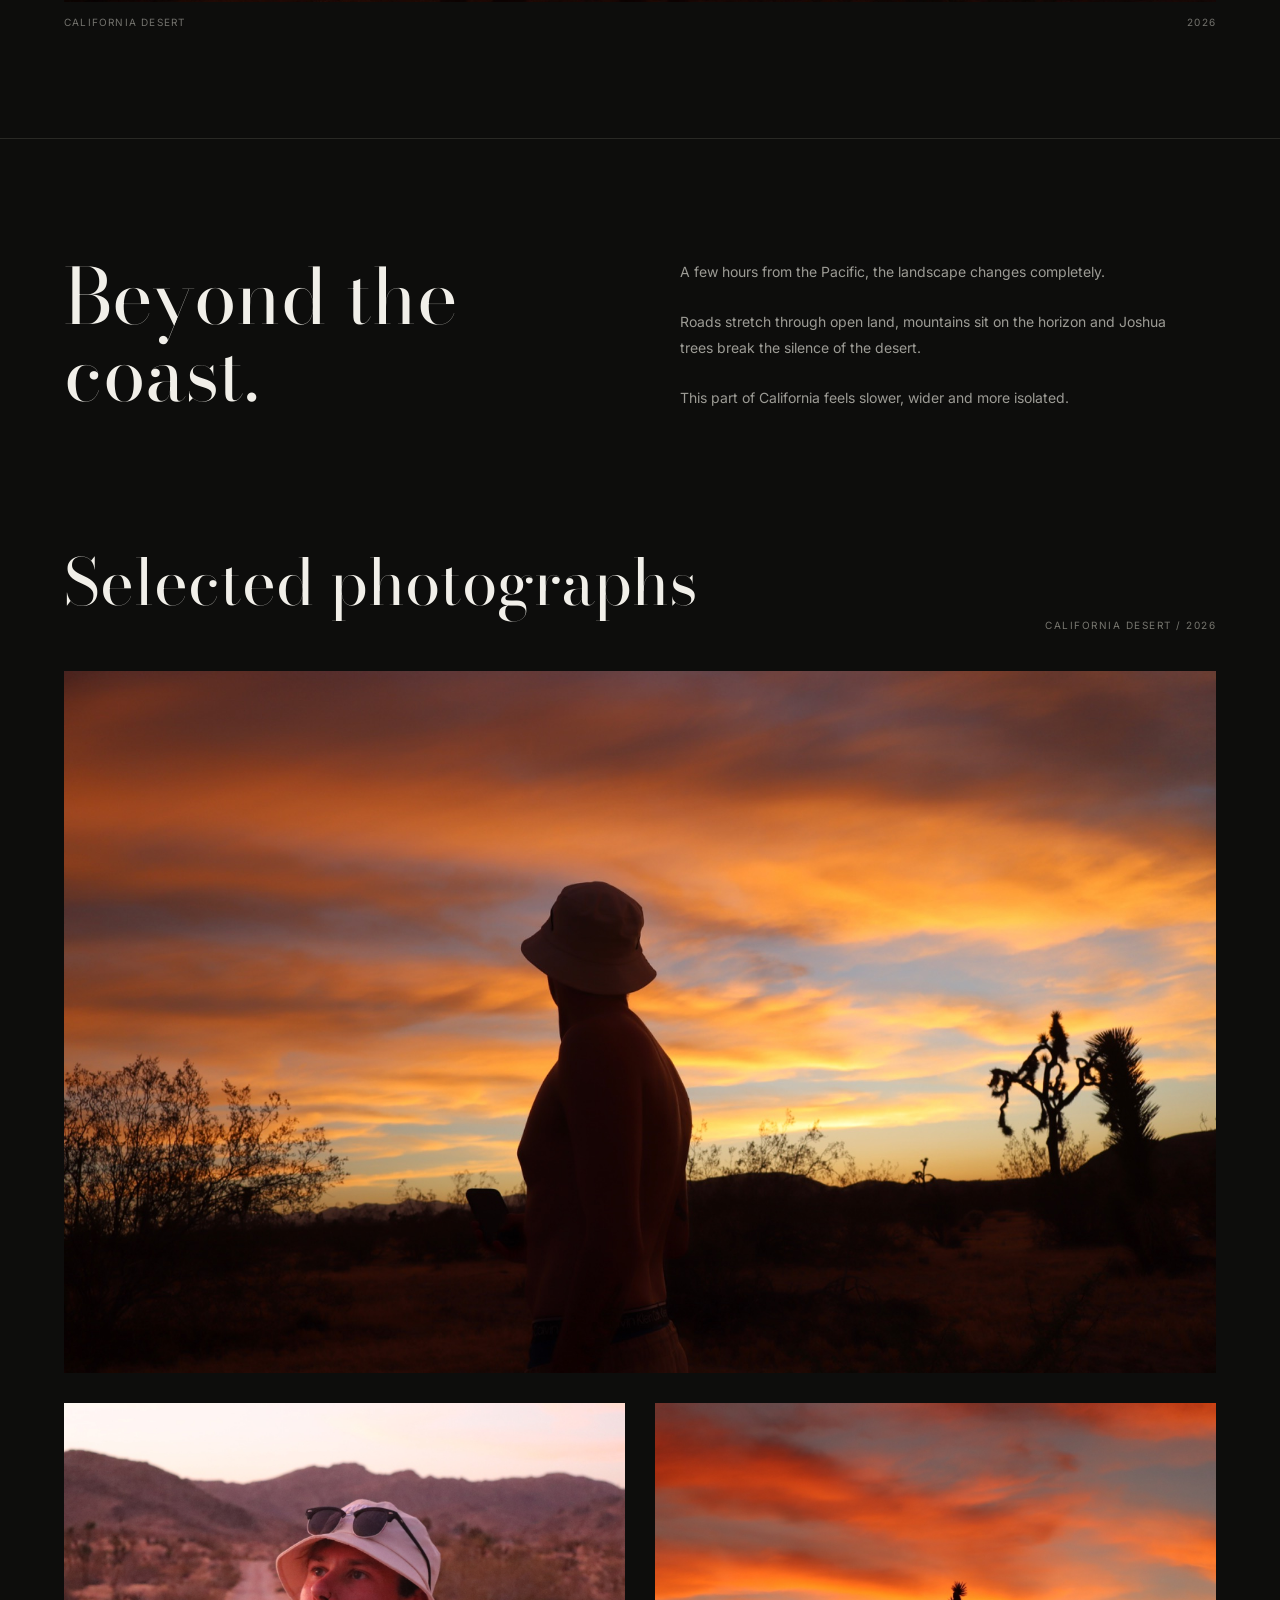
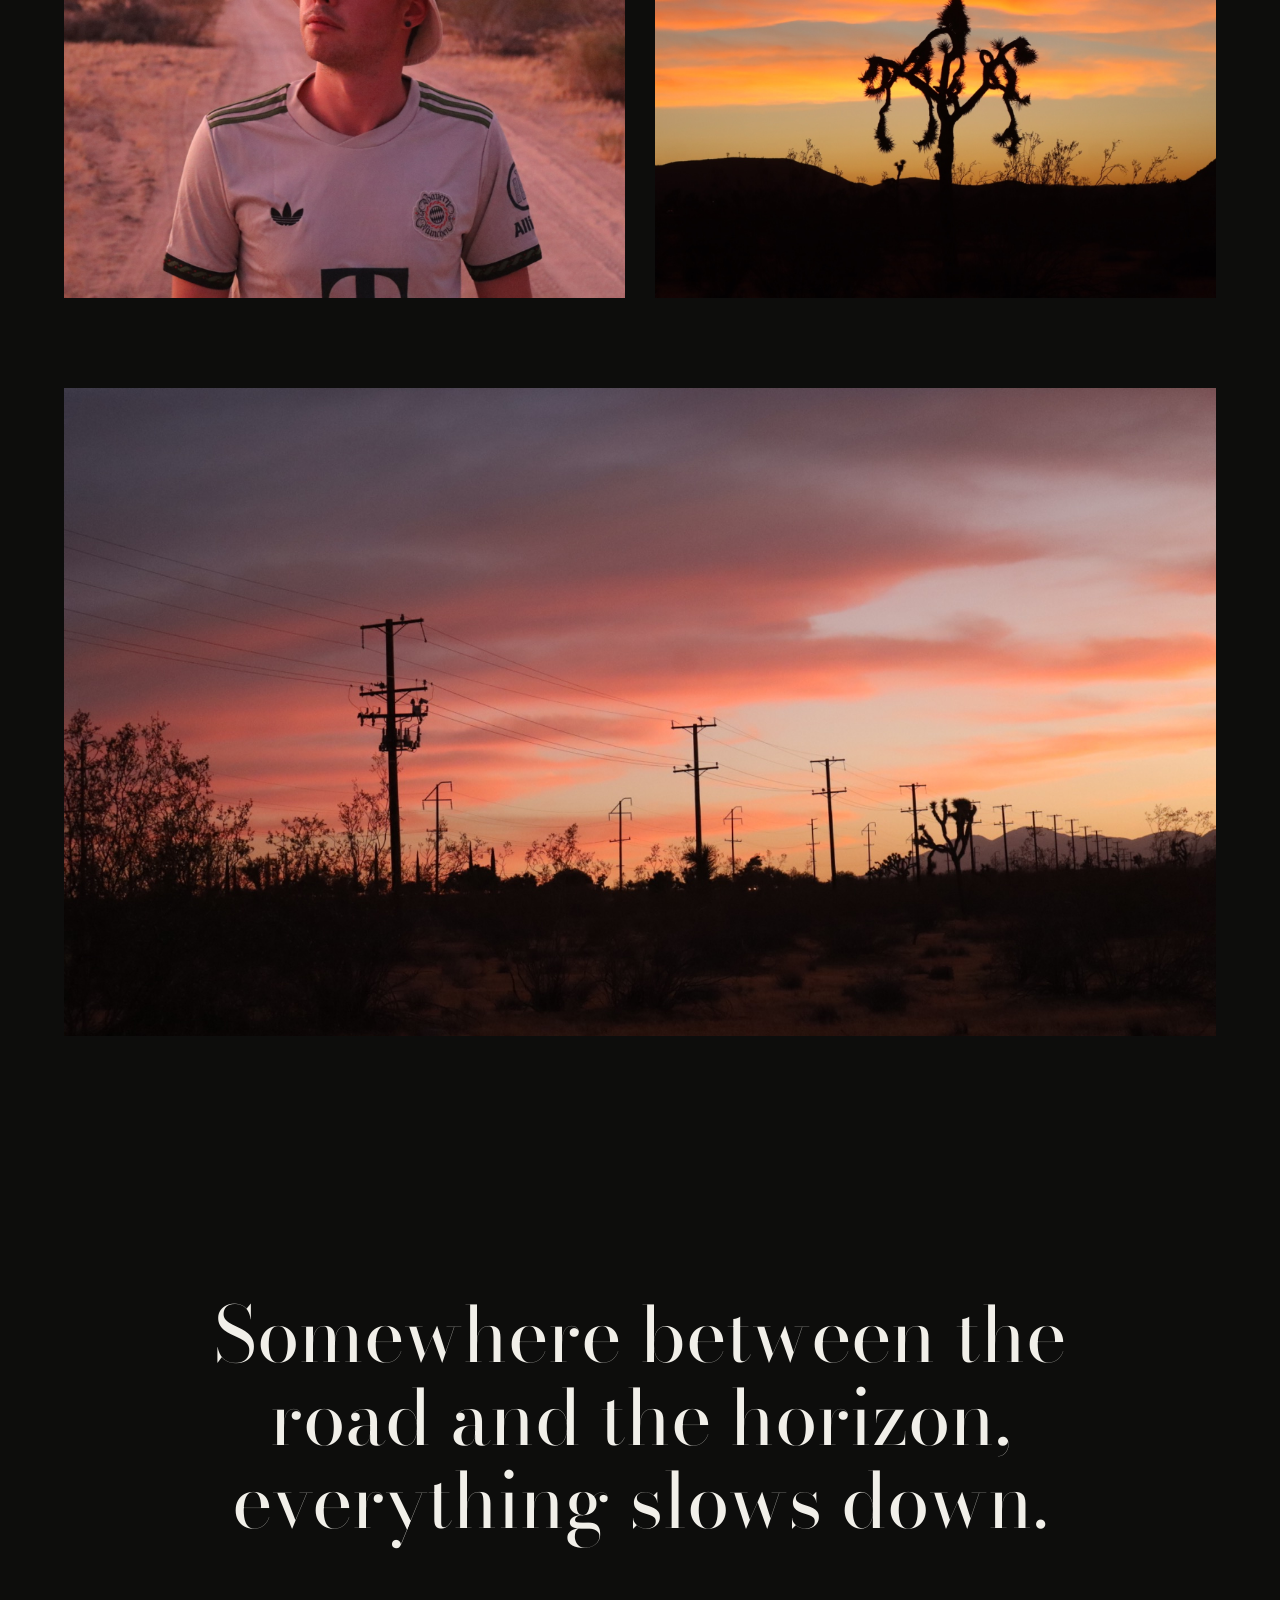
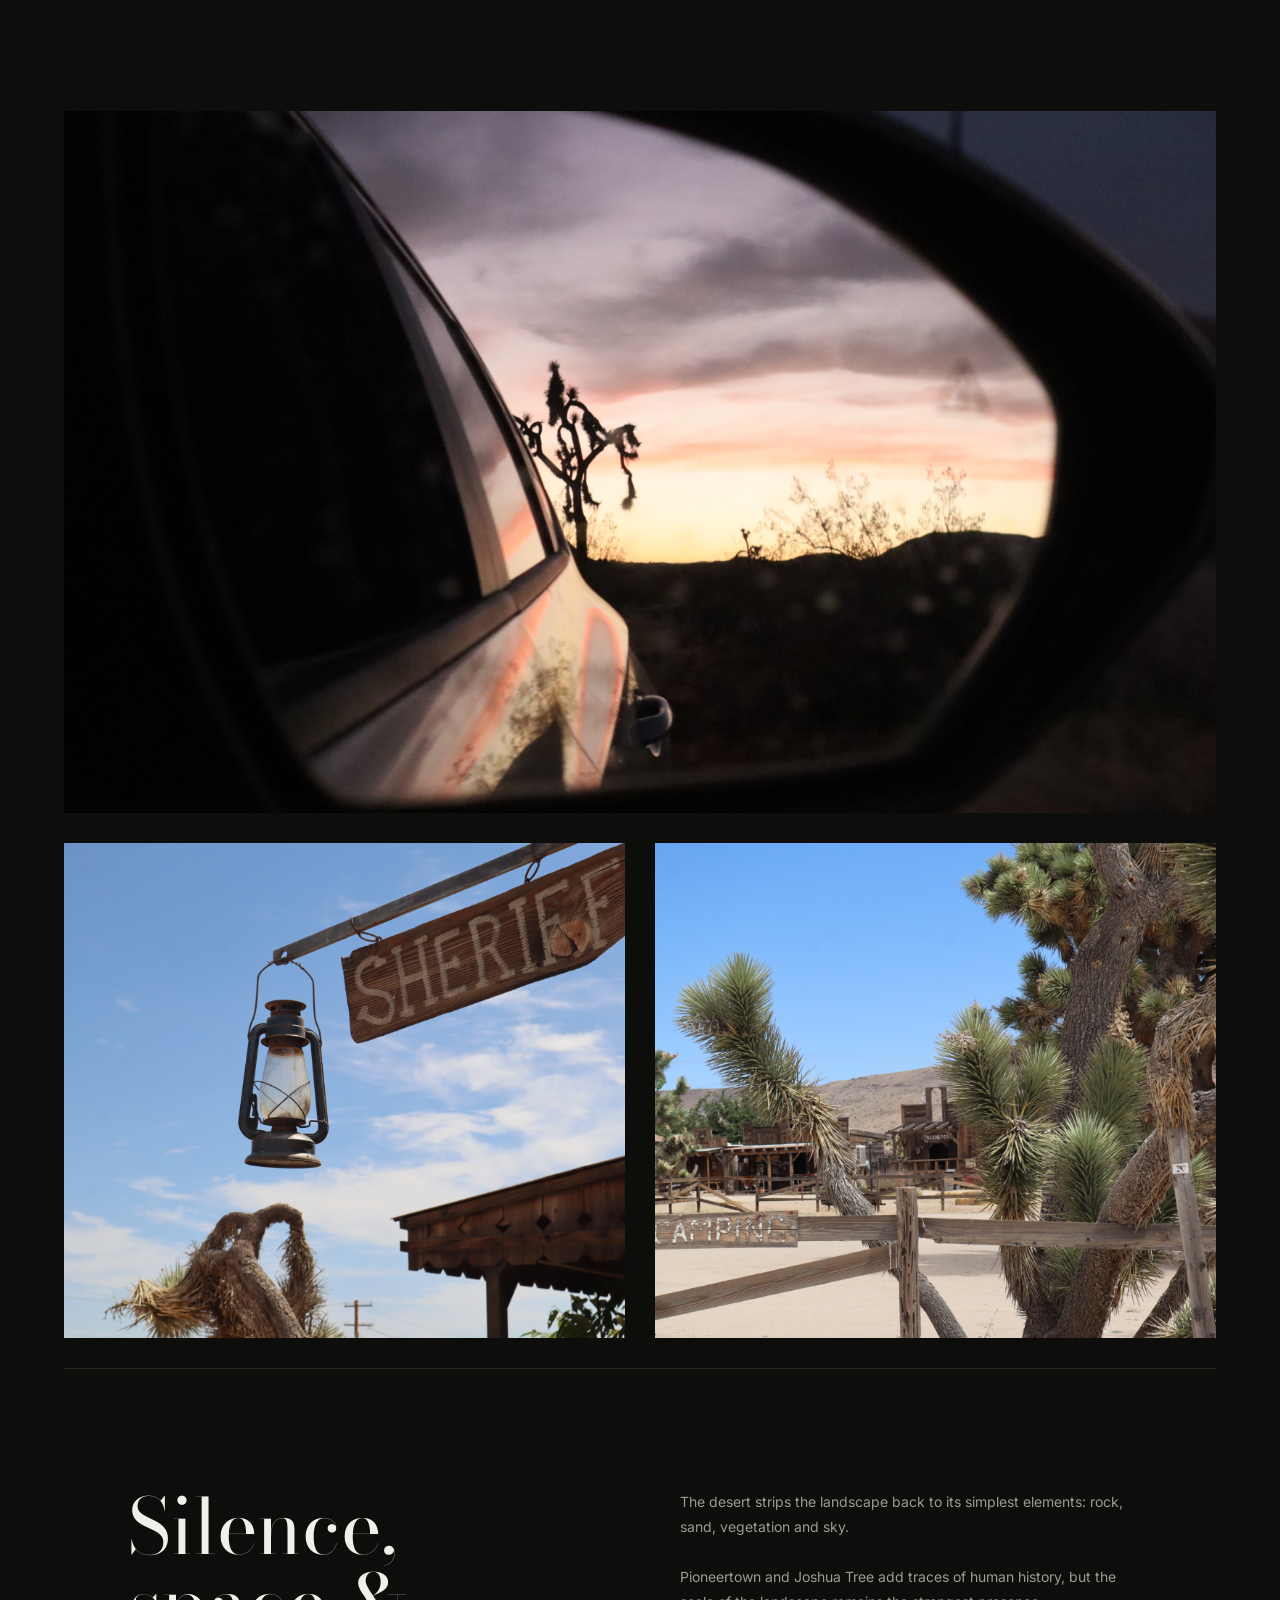
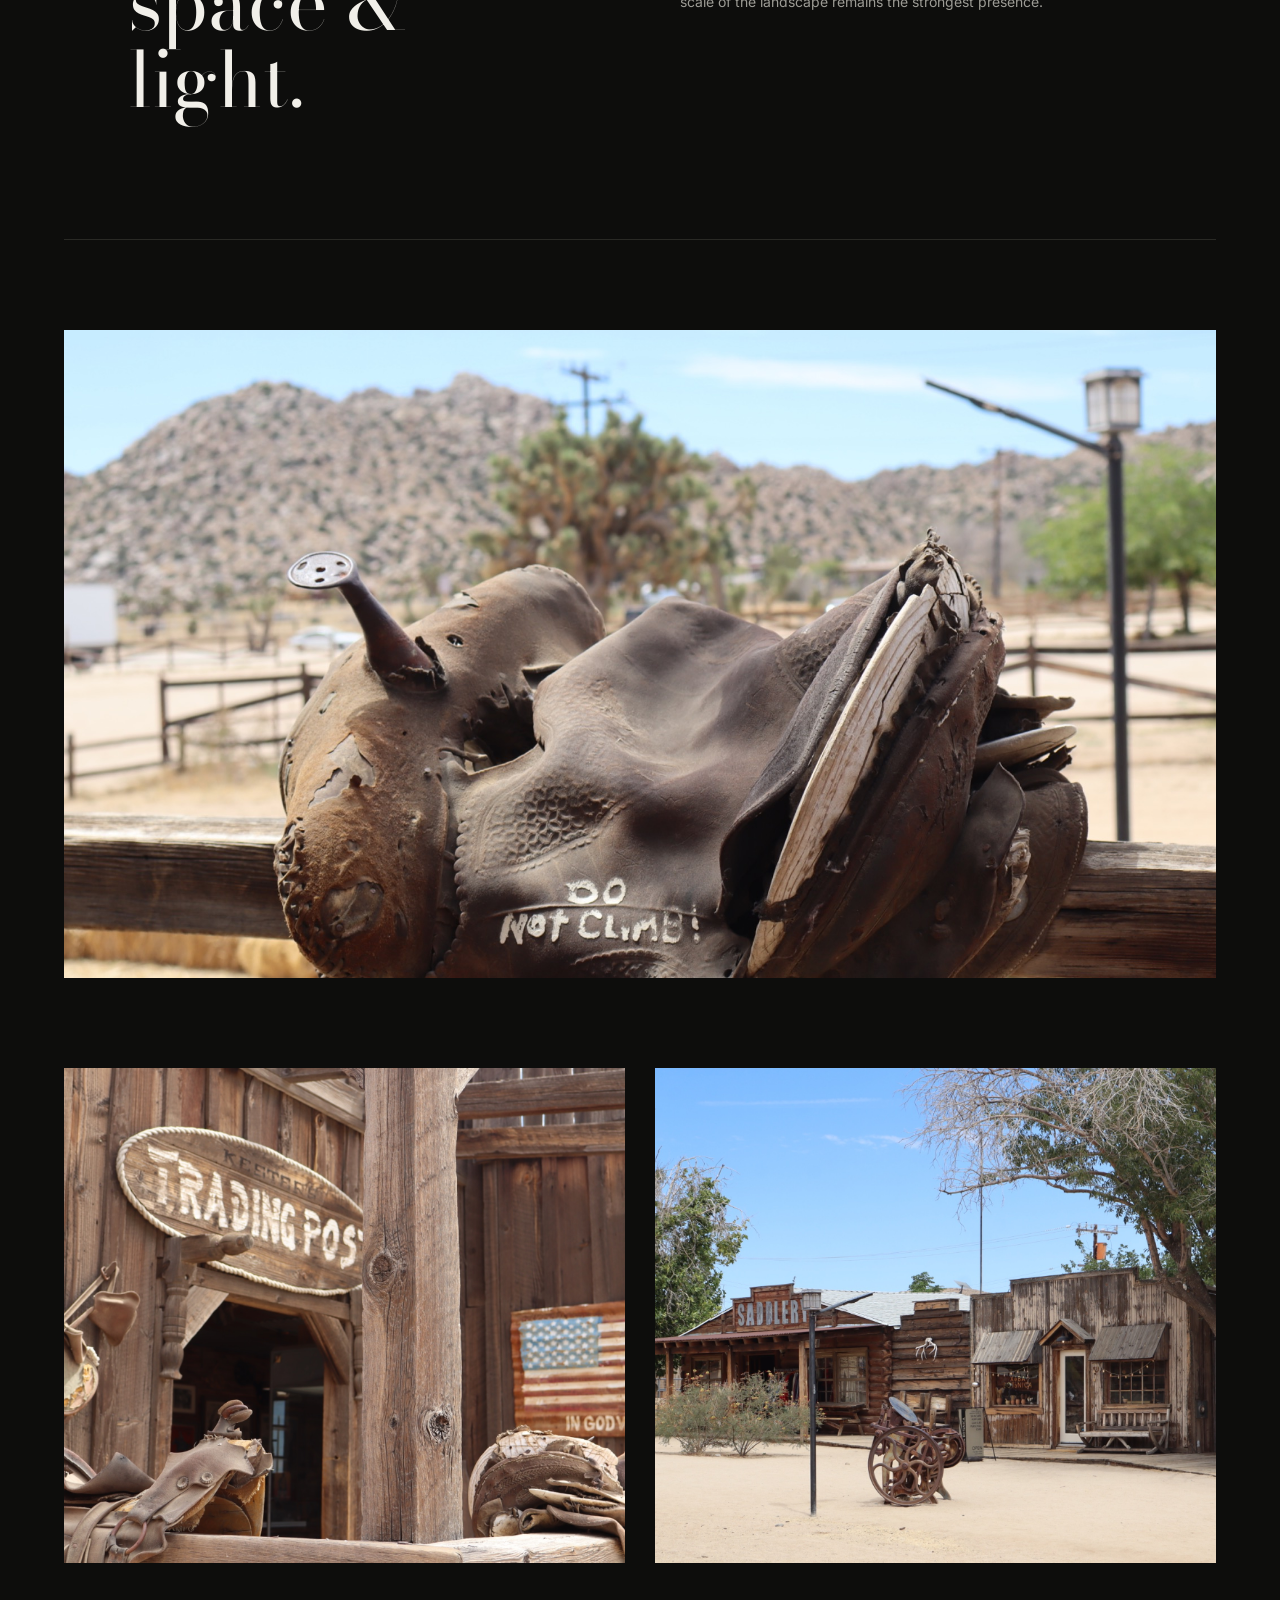
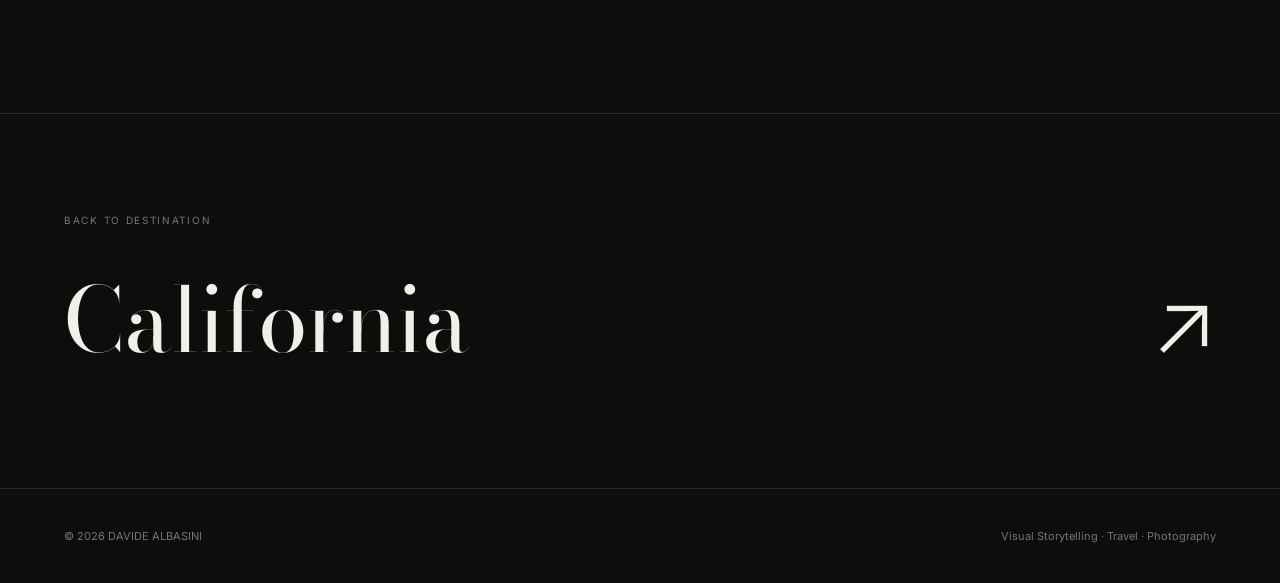
<file: desert.html>
<!DOCTYPE html>
<html lang="en">
<head>
  <meta charset="UTF-8">
  <meta name="viewport" content="width=device-width, initial-scale=1.0">
  <title>California Desert | ALBASINI</title>
  <link rel="preconnect" href="https://fonts.googleapis.com">
  <link rel="preconnect" href="https://fonts.gstatic.com" crossorigin>
  <link href="https://fonts.googleapis.com/css2?family=Bodoni+Moda:opsz,wght@6..96,400;6..96,500&family=Inter:wght@400;500;600&display=swap" rel="stylesheet">
  <style>
    *{box-sizing:border-box;margin:0;padding:0}html{scroll-behavior:smooth}body{background:#0d0d0c;color:#f1efe9;font-family:"Inter",sans-serif}a{color:inherit;text-decoration:none}img{width:100%;display:block}
    header{position:fixed;top:0;left:0;width:100%;padding:28px 5vw;display:flex;justify-content:space-between;align-items:center;z-index:100;background:linear-gradient(to bottom,rgba(13,13,12,.95),rgba(13,13,12,0))}.brand{font-size:12px;font-weight:600;letter-spacing:.15em}nav{display:flex;gap:30px;font-size:13px}nav a{opacity:.65;transition:opacity .25s ease}nav a:hover{opacity:1}
    .hero{min-height:100vh;padding:160px 5vw 75px;display:flex;flex-direction:column;justify-content:flex-end;border-bottom:1px solid #292925}.eyebrow{font-size:11px;letter-spacing:.22em;text-transform:uppercase;color:#8c8b85;margin-bottom:25px}h1{font-family:"Bodoni Moda",serif;font-weight:400;font-size:clamp(72px,13vw,190px);line-height:.82;letter-spacing:-.055em}.hero-bottom{margin-top:65px;display:grid;grid-template-columns:1fr 1fr;gap:80px;max-width:1150px}.hero-statement{font-family:"Bodoni Moda",serif;font-size:clamp(24px,3vw,42px);line-height:1.12}.hero-description{max-width:520px;color:#9c9b95;font-size:14px;line-height:1.75}.tags{margin-top:20px;font-size:10px;letter-spacing:.17em;color:#77766f}
    .cover{padding:0 5vw 110px}.cover img{height:78vh;object-fit:cover;object-position:center center}.caption{margin-top:14px;display:flex;justify-content:space-between;color:#73726d;font-size:10px;letter-spacing:.12em;text-transform:uppercase}
    .story-intro{padding:120px 5vw;display:grid;grid-template-columns:1fr 1fr;gap:80px;border-top:1px solid #292925}.story-intro h2,.desert-section h2{font-family:"Bodoni Moda",serif;font-size:clamp(42px,6vw,82px);font-weight:400;line-height:1}.story-copy,.desert-section p{max-width:520px;color:#9c9b95;line-height:1.8;font-size:14px}
    .gallery{padding:0 5vw 120px}.gallery-heading{margin-bottom:40px;display:flex;justify-content:space-between;align-items:end}.gallery-heading h2{font-family:"Bodoni Moda",serif;font-size:clamp(38px,5vw,65px);font-weight:400}.gallery-heading span{color:#77766f;font-size:10px;letter-spacing:.15em;text-transform:uppercase}
    .photo-full{margin-bottom:30px}.photo-full img{height:78vh;object-fit:cover;object-position:center center}.photo-pair{display:grid;grid-template-columns:1fr 1fr;gap:30px;margin-bottom:30px}.photo-pair img{height:55vh;object-fit:cover;object-position:center center}.photo-wide{width:100%;margin:90px 0}.photo-wide img{height:72vh;object-fit:cover;object-position:center center}.quote{min-height:65vh;padding:100px 10vw;display:flex;justify-content:center;align-items:center;text-align:center}.quote p{max-width:1050px;font-family:"Bodoni Moda",serif;font-size:clamp(38px,6vw,80px);line-height:1.08}
    .desert-section{padding:120px 5vw;border-top:1px solid #292925;border-bottom:1px solid #292925;display:grid;grid-template-columns:1fr 1fr;gap:80px}
    .next{padding:100px 5vw;border-top:1px solid #292925}.next-label{color:#77766f;font-size:10px;letter-spacing:.17em;margin-bottom:25px}.next a{display:flex;justify-content:space-between;align-items:center;font-family:"Bodoni Moda",serif;font-size:clamp(42px,7vw,95px)}.arrow{font-family:"Inter",sans-serif;font-weight:300;transition:transform .3s ease}.next a:hover .arrow{transform:translate(7px,-7px)}
    footer{padding:40px 5vw;border-top:1px solid #292925;display:flex;justify-content:space-between;color:#77766f;font-size:11px}
    @media(max-width:760px){header{padding:22px 6vw}nav{gap:14px;font-size:11px}.desktop-hide{display:none}.hero{padding-left:6vw;padding-right:6vw;min-height:90vh}.hero-bottom,.story-intro,.desert-section{grid-template-columns:1fr;gap:35px}.cover,.gallery{padding-left:6vw;padding-right:6vw}.cover img,.photo-full img{height:55vh}.photo-pair{grid-template-columns:1fr}.photo-pair img,.photo-wide img{height:auto}.quote{min-height:50vh;padding:70px 7vw}.next{padding-left:6vw;padding-right:6vw}footer{padding:30px 6vw;flex-direction:column;gap:12px}}
  </style>
</head>
<body>
<header>
  <a href="index.html" class="brand">DAVIDE ALBASINI / 2026</a>
  <nav>
    <a href="california.html">California</a>
    <a href="#photography">Photography</a>
    <a href="index.html#destinations" class="desktop-hide">Places</a>
    <a href="index.html">Home</a>
  </nav>
</header>
<main>
  <section class="hero">
    <div class="eyebrow">California / 04</div>
    <h1>Desert</h1>
    <div class="hero-bottom">
      <div>
        <div class="hero-statement">Open roads, silence and desert light.</div>
        <div class="tags">JOSHUA TREE · PIONEERTOWN · CALIFORNIA DESERT</div>
      </div>
      <div class="hero-description">Leaving the coast behind, California opens into a different landscape. Empty roads, dry mountains, Joshua trees and small desert towns create a quieter side of the journey.</div>
    </div>
  </section>
  <section class="cover">
    <img src="assets/california/photos/desert/IMG_1715.JPG" alt="California desert">
    <div class="caption"><span>California Desert</span><span>2026</span></div>
  </section>
  <section class="story-intro">
    <h2>Beyond the coast.</h2>
    <div class="story-copy">A few hours from the Pacific, the landscape changes completely.<br><br>Roads stretch through open land, mountains sit on the horizon and Joshua trees break the silence of the desert.<br><br>This part of California feels slower, wider and more isolated.</div>
  </section>
  <section class="gallery" id="photography">
    <div class="gallery-heading"><h2>Selected photographs</h2><span>California Desert / 2026</span></div>
    <div class="photo-full"><img src="assets/california/photos/desert/IMG_1743.jpg" alt="California desert landscape"></div>
    <div class="photo-pair"><img src="assets/california/photos/desert/IMG_1803.JPG" alt="Desert California"><img src="assets/california/photos/desert/IMG_1827.JPG" alt="California desert road"></div>
    <div class="photo-wide"><img src="assets/california/photos/desert/IMG_1857.JPG" alt="Joshua Tree California"></div>
    <div class="quote"><p>Somewhere between the road and the horizon, everything slows down.</p></div>
    <div class="photo-full"><img src="assets/california/photos/desert/IMG_1873 2.JPG" alt="California desert photography"></div>
    <div class="photo-pair"><img src="assets/california/photos/desert/IMG_1911.JPG" alt="Joshua Tree desert"><img src="assets/california/photos/desert/IMG_1915.JPG" alt="California landscape"></div>
    <section class="desert-section"><h2>Silence, space & light.</h2><p>The desert strips the landscape back to its simplest elements: rock, sand, vegetation and sky.<br><br>Pioneertown and Joshua Tree add traces of human history, but the scale of the landscape remains the strongest presence.</p></section>
    <div class="photo-wide" style="margin-top:90px;"><img src="assets/california/photos/desert/IMG_1919.JPG" alt="California desert sunset"></div>
    <div class="photo-pair"><img src="assets/california/photos/desert/IMG_1920.JPG" alt="California desert"><img src="assets/california/photos/desert/IMG_1923.JPG" alt="Desert landscape California"></div>
  </section>
  <section class="next">
    <div class="next-label">BACK TO DESTINATION</div>
    <a href="california.html"><span>California</span><span class="arrow">↗</span></a>
  </section>
</main>
<footer><span>© 2026 DAVIDE ALBASINI</span><span>Visual Storytelling · Travel · Photography</span></footer>
</body>
</html>
</file>
